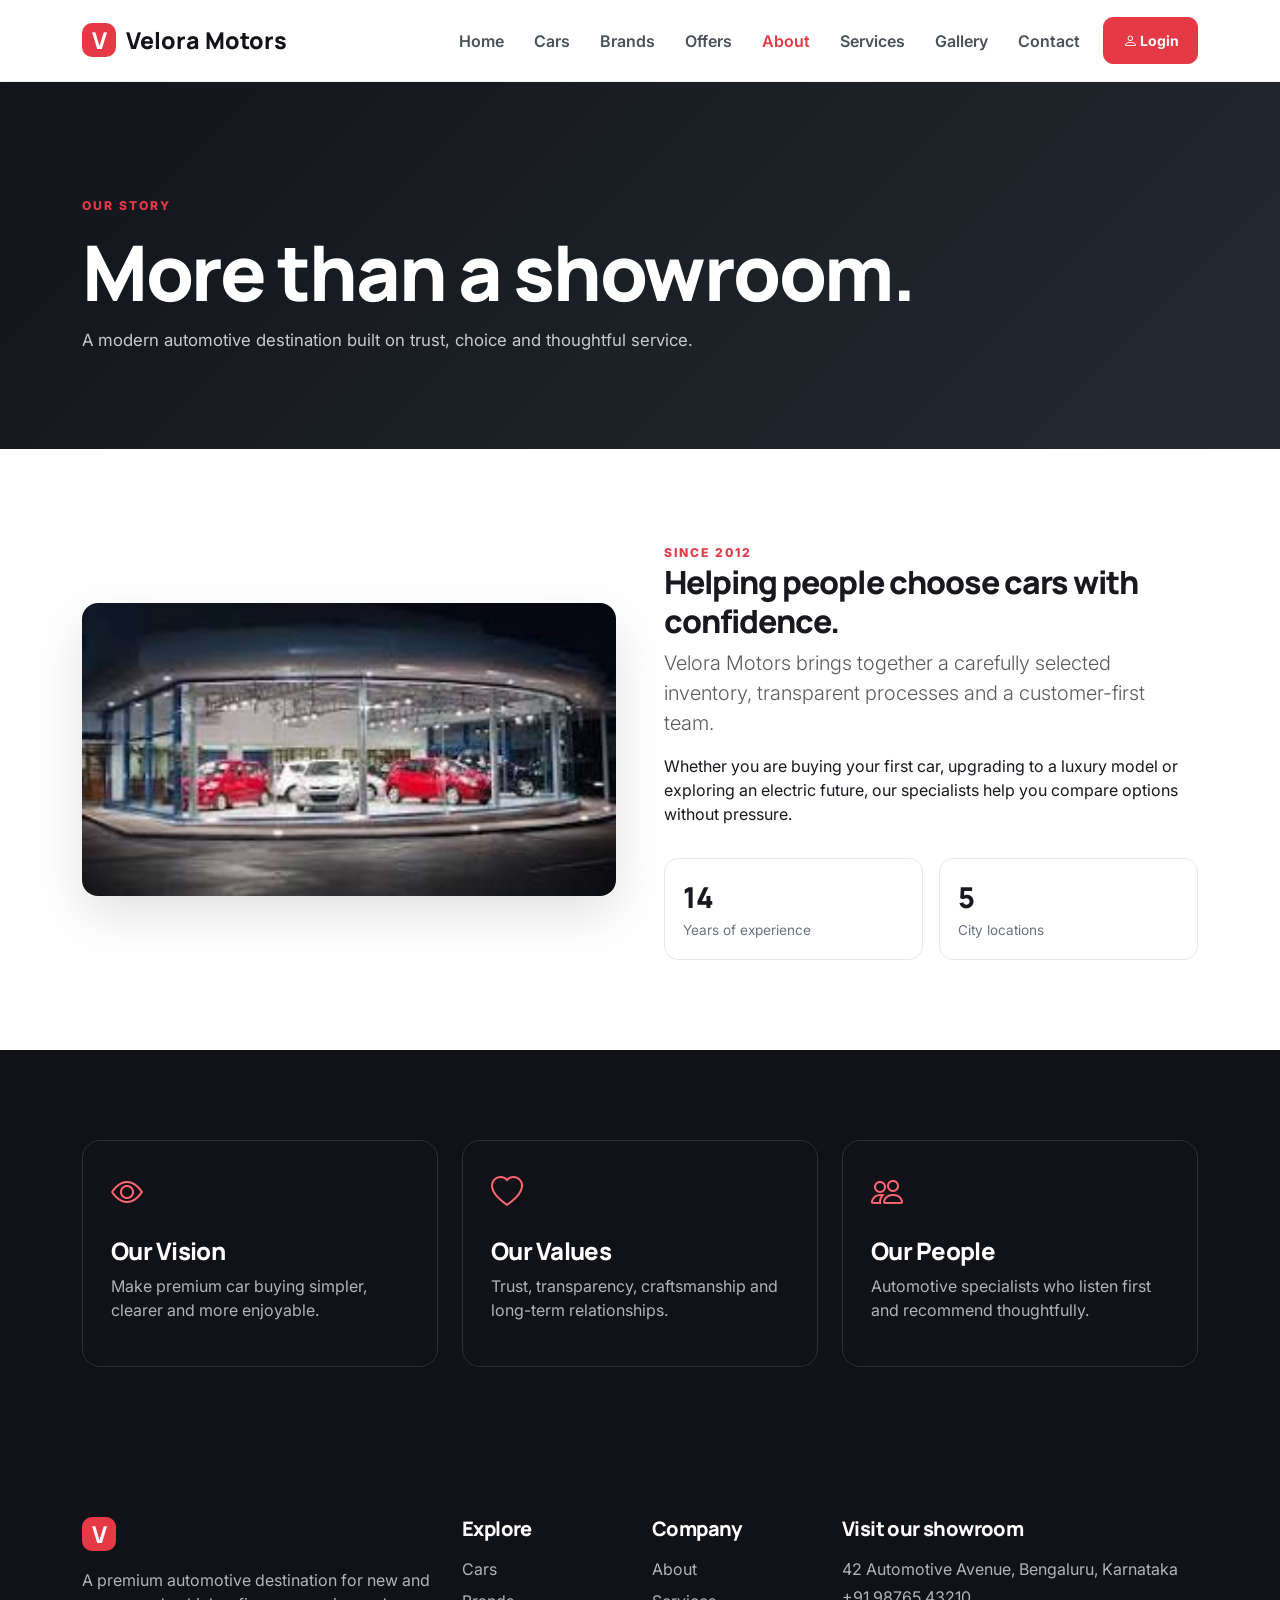
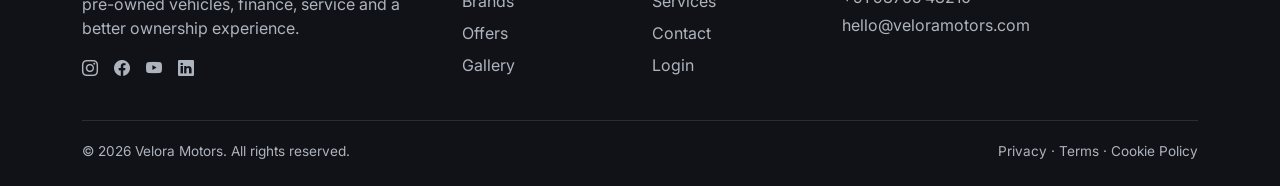
<file: about.html>
<!DOCTYPE html>
<html lang="en">

<head>
    <meta charset="UTF-8">
    <meta name="viewport" content="width=device-width, initial-scale=1.0">
    <title>About | Velora Motors</title>
    <link rel="preconnect" href="https://fonts.googleapis.com">
    <link rel="preconnect" href="https://fonts.gstatic.com" crossorigin>
    <link
        href="https://fonts.googleapis.com/css2?family=Inter:wght@400;500;600;700;800&family=Manrope:wght@600;700;800&display=swap"
        rel="stylesheet">
    <link href="https://cdn.jsdelivr.net/npm/bootstrap@5.3.3/dist/css/bootstrap.min.css" rel="stylesheet">
    <link href="https://cdn.jsdelivr.net/npm/bootstrap-icons@1.11.3/font/bootstrap-icons.css" rel="stylesheet">
    <link rel="stylesheet" href="css/style.css">
</head>

<body>
    <div id="navbar"></div>
    <main>
        <section class="page-hero">
            <div class="container"><span class="section-kicker">OUR STORY</span>
                <h1>More than a showroom.</h1>
                <p>A modern automotive destination built on trust, choice and thoughtful service.</p>
            </div>
        </section>
        <section class="section-padding">
            <div class="container">
                <div class="row align-items-center g-5">
                    <div class="col-lg-6"><img class="rounded-4 w-100 shadow-soft"
                            src="download.jpg"
                            alt="Premium car showroom"></div>
                    <div class="col-lg-6"><span class="section-kicker">SINCE 2012</span>
                        <h2>Helping people choose cars with confidence.</h2>
                        <p class="lead text-muted">Velora Motors brings together a carefully selected inventory,
                            transparent processes and a customer-first team.</p>
                        <p>Whether you are buying your first car, upgrading to a luxury model or exploring an electric
                            future, our specialists help you compare options without pressure.</p>
                        <div class="row g-3 mt-2">
                            <div class="col-6">
                                <div class="mini-stat"><strong>14</strong><span>Years of experience</span></div>
                            </div>
                            <div class="col-6">
                                <div class="mini-stat"><strong>5</strong><span>City locations</span></div>
                            </div>
                        </div>
                    </div>
                </div>
            </div>
        </section>
        <section class="dark-section section-padding">
            <div class="container">
                <div class="row g-4">
                    <div class="col-md-4">
                        <div class="dark-card"><i class="bi bi-eye"></i>
                            <h4>Our Vision</h4>
                            <p>Make premium car buying simpler, clearer and more enjoyable.</p>
                        </div>
                    </div>
                    <div class="col-md-4">
                        <div class="dark-card"><i class="bi bi-heart"></i>
                            <h4>Our Values</h4>
                            <p>Trust, transparency, craftsmanship and long-term relationships.</p>
                        </div>
                    </div>
                    <div class="col-md-4">
                        <div class="dark-card"><i class="bi bi-people"></i>
                            <h4>Our People</h4>
                            <p>Automotive specialists who listen first and recommend thoughtfully.</p>
                        </div>
                    </div>
                </div>
            </div>
        </section>
    </main>
    <div id="footer"></div>
    <div id="testDriveMount"></div>
    <div id="toastMount"></div>
    <script src="https://cdn.jsdelivr.net/npm/bootstrap@5.3.3/dist/js/bootstrap.bundle.min.js"></script>
    <script src="js/data.js"></script>
    <script src="js/app.js"></script>
</body>

</html>
</file>
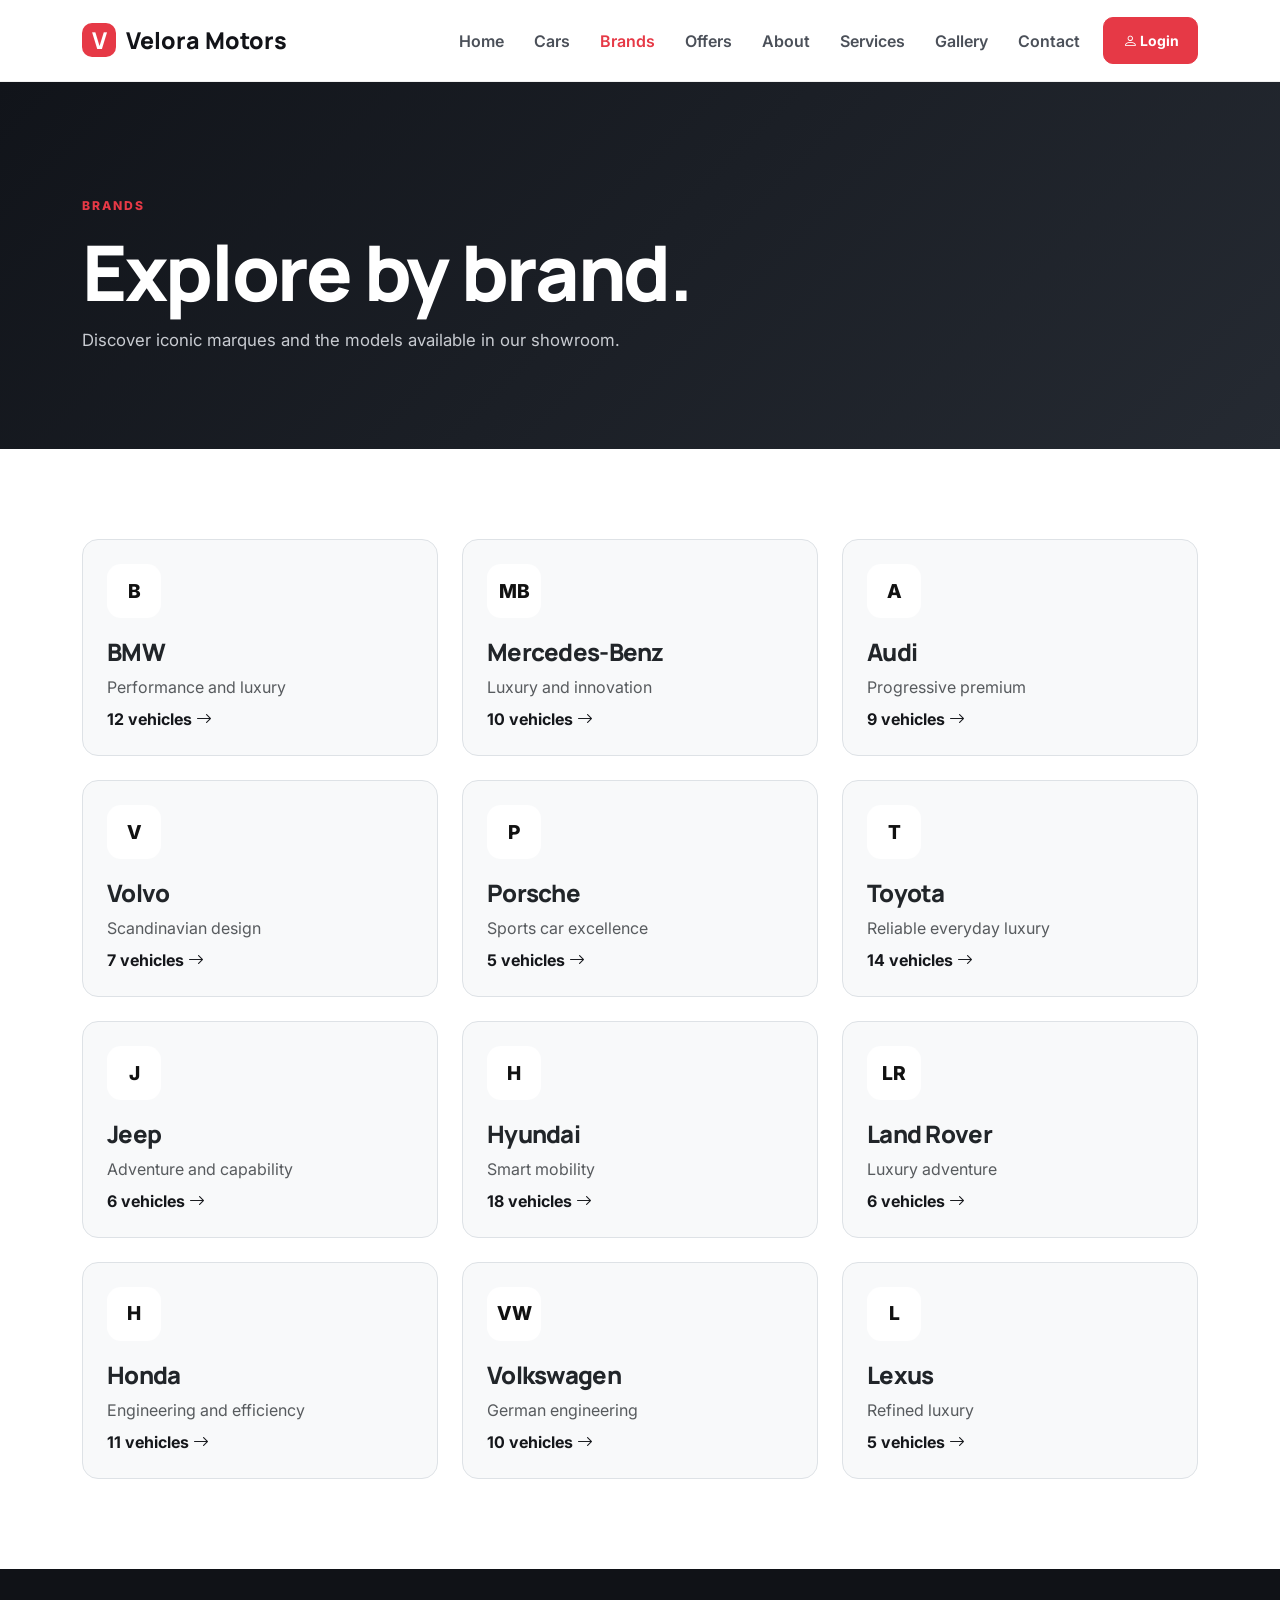
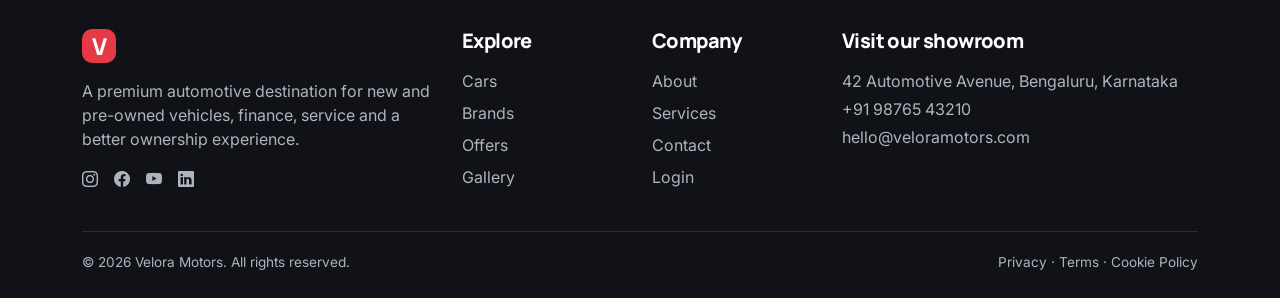
<file: brands.html>
<!DOCTYPE html>
<html lang="en">

<head>
    <meta charset="UTF-8">
    <meta name="viewport" content="width=device-width, initial-scale=1.0">
    <title>Brands | Velora Motors</title>
    <link rel="preconnect" href="https://fonts.googleapis.com">
    <link rel="preconnect" href="https://fonts.gstatic.com" crossorigin>
    <link
        href="https://fonts.googleapis.com/css2?family=Inter:wght@400;500;600;700;800&family=Manrope:wght@600;700;800&display=swap"
        rel="stylesheet">
    <link href="https://cdn.jsdelivr.net/npm/bootstrap@5.3.3/dist/css/bootstrap.min.css" rel="stylesheet">
    <link href="https://cdn.jsdelivr.net/npm/bootstrap-icons@1.11.3/font/bootstrap-icons.css" rel="stylesheet">
    <link rel="stylesheet" href="css/style.css">
</head>

<body>
    <div id="navbar"></div>
    <main>
        <section class="page-hero">
            <div class="container"><span class="section-kicker">BRANDS</span>
                <h1>Explore by brand.</h1>
                <p>Discover iconic marques and the models available in our showroom.</p>
            </div>
        </section>
        <section class="section-padding">
            <div class="container">
                <div class="row g-4" id="allBrands"></div>
            </div>
        </section>
    </main>
    <div id="footer"></div>
    <div id="testDriveMount"></div>
    <div id="toastMount"></div>
    <script src="https://cdn.jsdelivr.net/npm/bootstrap@5.3.3/dist/js/bootstrap.bundle.min.js"></script>
    <script src="js/data.js"></script>
    <script src="js/app.js"></script>
    <script>document.addEventListener('DOMContentLoaded', () => renderAllBrands());</script>
</body>

</html>
</file>
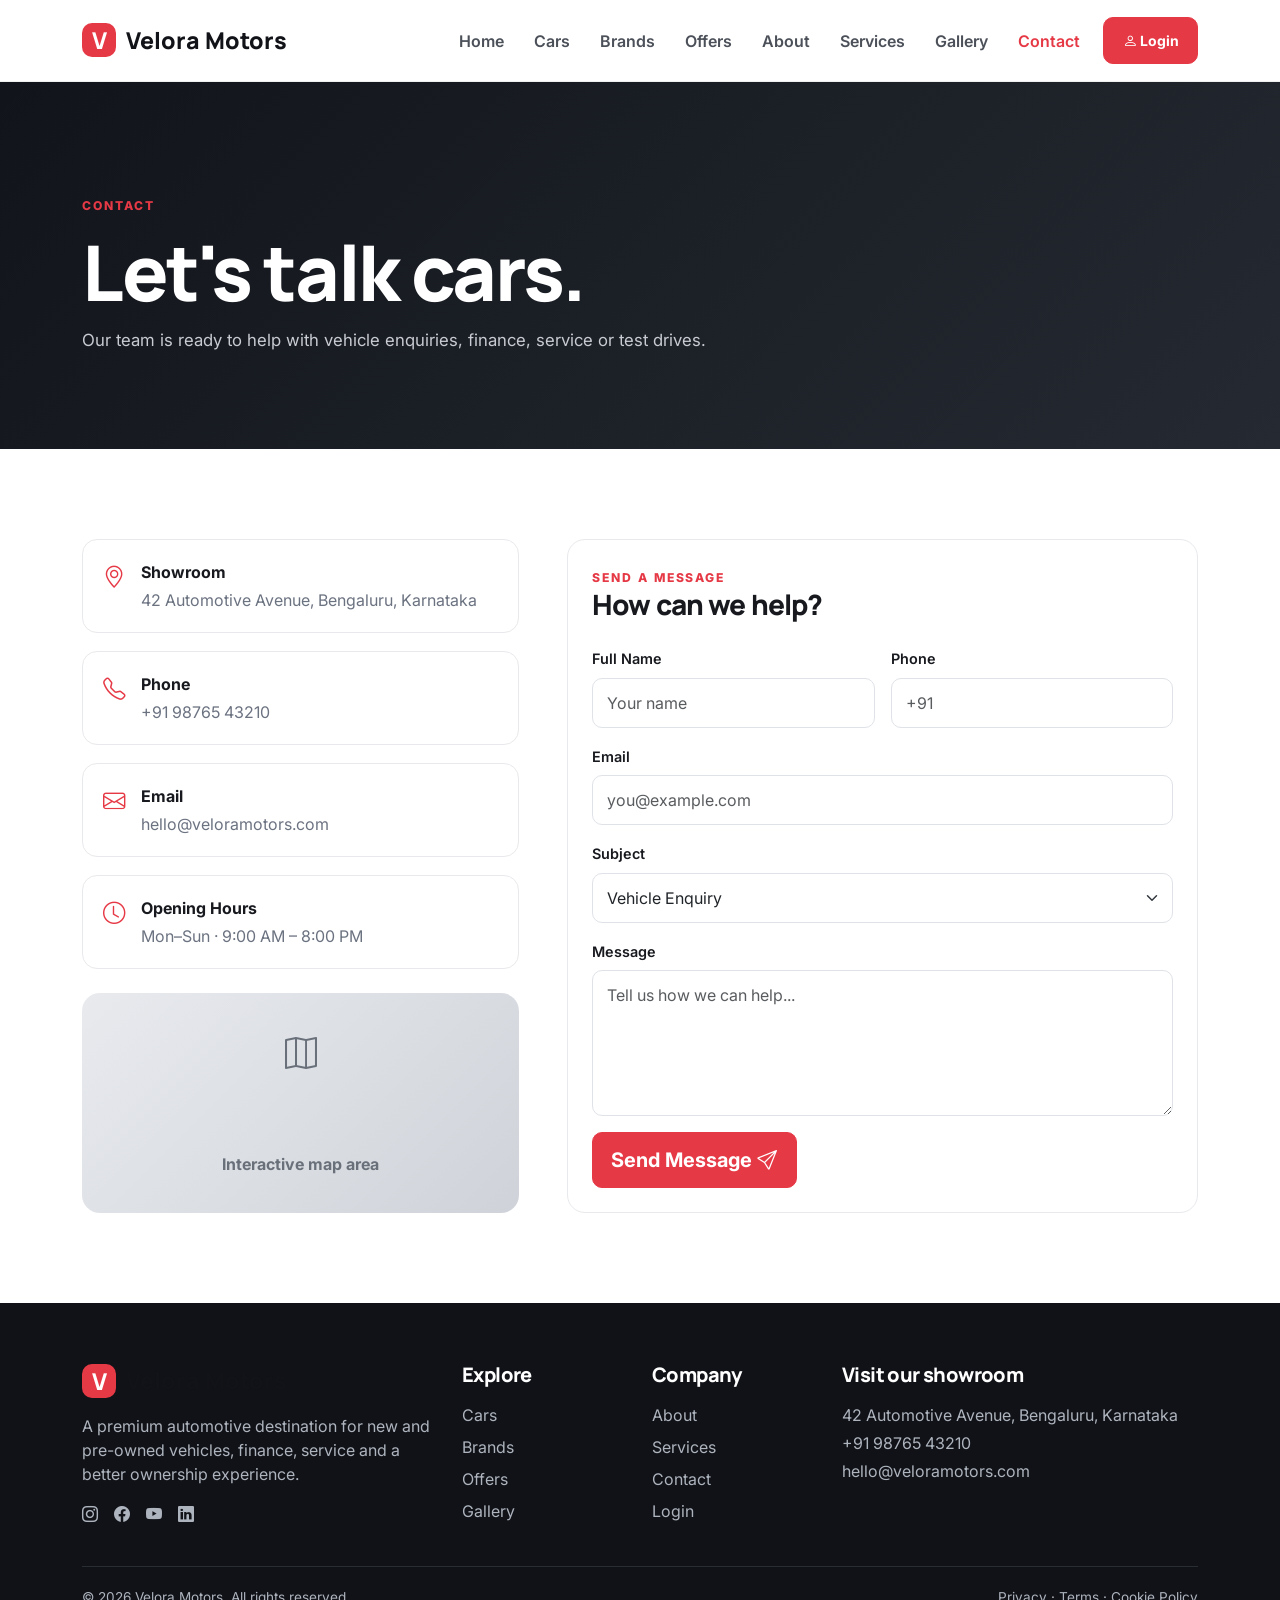
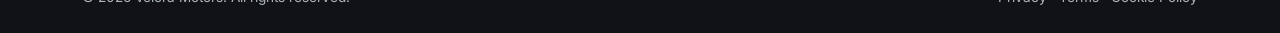
<file: contact.html>
<!DOCTYPE html>
<html lang="en">

<head>
    <meta charset="UTF-8">
    <meta name="viewport" content="width=device-width, initial-scale=1.0">
    <title>Contact | Velora Motors</title>
    <link rel="preconnect" href="https://fonts.googleapis.com">
    <link rel="preconnect" href="https://fonts.gstatic.com" crossorigin>
    <link
        href="https://fonts.googleapis.com/css2?family=Inter:wght@400;500;600;700;800&family=Manrope:wght@600;700;800&display=swap"
        rel="stylesheet">
    <link href="https://cdn.jsdelivr.net/npm/bootstrap@5.3.3/dist/css/bootstrap.min.css" rel="stylesheet">
    <link href="https://cdn.jsdelivr.net/npm/bootstrap-icons@1.11.3/font/bootstrap-icons.css" rel="stylesheet">
    <link rel="stylesheet" href="css/style.css">
</head>

<body>
    <div id="navbar"></div>
    <main>
        <section class="page-hero">
            <div class="container"><span class="section-kicker">CONTACT</span>
                <h1>Let's talk cars.</h1>
                <p>Our team is ready to help with vehicle enquiries, finance, service or test drives.</p>
            </div>
        </section>
        <section class="section-padding">
            <div class="container">
                <div class="row g-5">
                    <div class="col-lg-5">
                        <div class="contact-info">
                            <div class="contact-item"><i class="bi bi-geo-alt"></i>
                                <div><strong>Showroom</strong><span>42 Automotive Avenue, Bengaluru, Karnataka</span>
                                </div>
                            </div>
                            <div class="contact-item"><i class="bi bi-telephone"></i>
                                <div><strong>Phone</strong><span>+91 98765 43210</span></div>
                            </div>
                            <div class="contact-item"><i class="bi bi-envelope"></i>
                                <div><strong>Email</strong><span>hello@veloramotors.com</span></div>
                            </div>
                            <div class="contact-item"><i class="bi bi-clock"></i>
                                <div><strong>Opening Hours</strong><span>Mon–Sun · 9:00 AM – 8:00 PM</span></div>
                            </div>
                        </div>
                        <div class="map-placeholder mt-4"><i class="bi bi-map"></i><span>Interactive map area</span>
                        </div>
                    </div>
                    <div class="col-lg-7">
                        <div class="form-card"><span class="section-kicker">SEND A MESSAGE</span>
                            <h3>How can we help?</h3>
                            <form id="contactForm" class="row g-3 mt-1">
                                <div class="col-md-6"><label class="form-label">Full Name</label><input
                                        class="form-control" required placeholder="Your name"></div>
                                <div class="col-md-6"><label class="form-label">Phone</label><input class="form-control"
                                        required placeholder="+91"></div>
                                <div class="col-12"><label class="form-label">Email</label><input type="email"
                                        class="form-control" required placeholder="you@example.com"></div>
                                <div class="col-12"><label class="form-label">Subject</label><select
                                        class="form-select">
                                        <option>Vehicle Enquiry</option>
                                        <option>Test Drive</option>
                                        <option>Finance</option>
                                        <option>Service</option>
                                        <option>Other</option>
                                    </select></div>
                                <div class="col-12"><label class="form-label">Message</label><textarea
                                        class="form-control" rows="5" required
                                        placeholder="Tell us how we can help..."></textarea></div>
                                <div class="col-12"><button class="btn btn-primary btn-lg" type="submit">Send Message <i
                                            class="bi bi-send"></i></button></div>
                            </form>
                        </div>
                    </div>
                </div>
            </div>
        </section>
    </main>
    <div id="footer"></div>
    <div id="testDriveMount"></div>
    <div id="toastMount"></div>
    <script src="https://cdn.jsdelivr.net/npm/bootstrap@5.3.3/dist/js/bootstrap.bundle.min.js"></script>
    <script src="js/data.js"></script>
    <script src="js/app.js"></script>
</body>

</html>
</file>
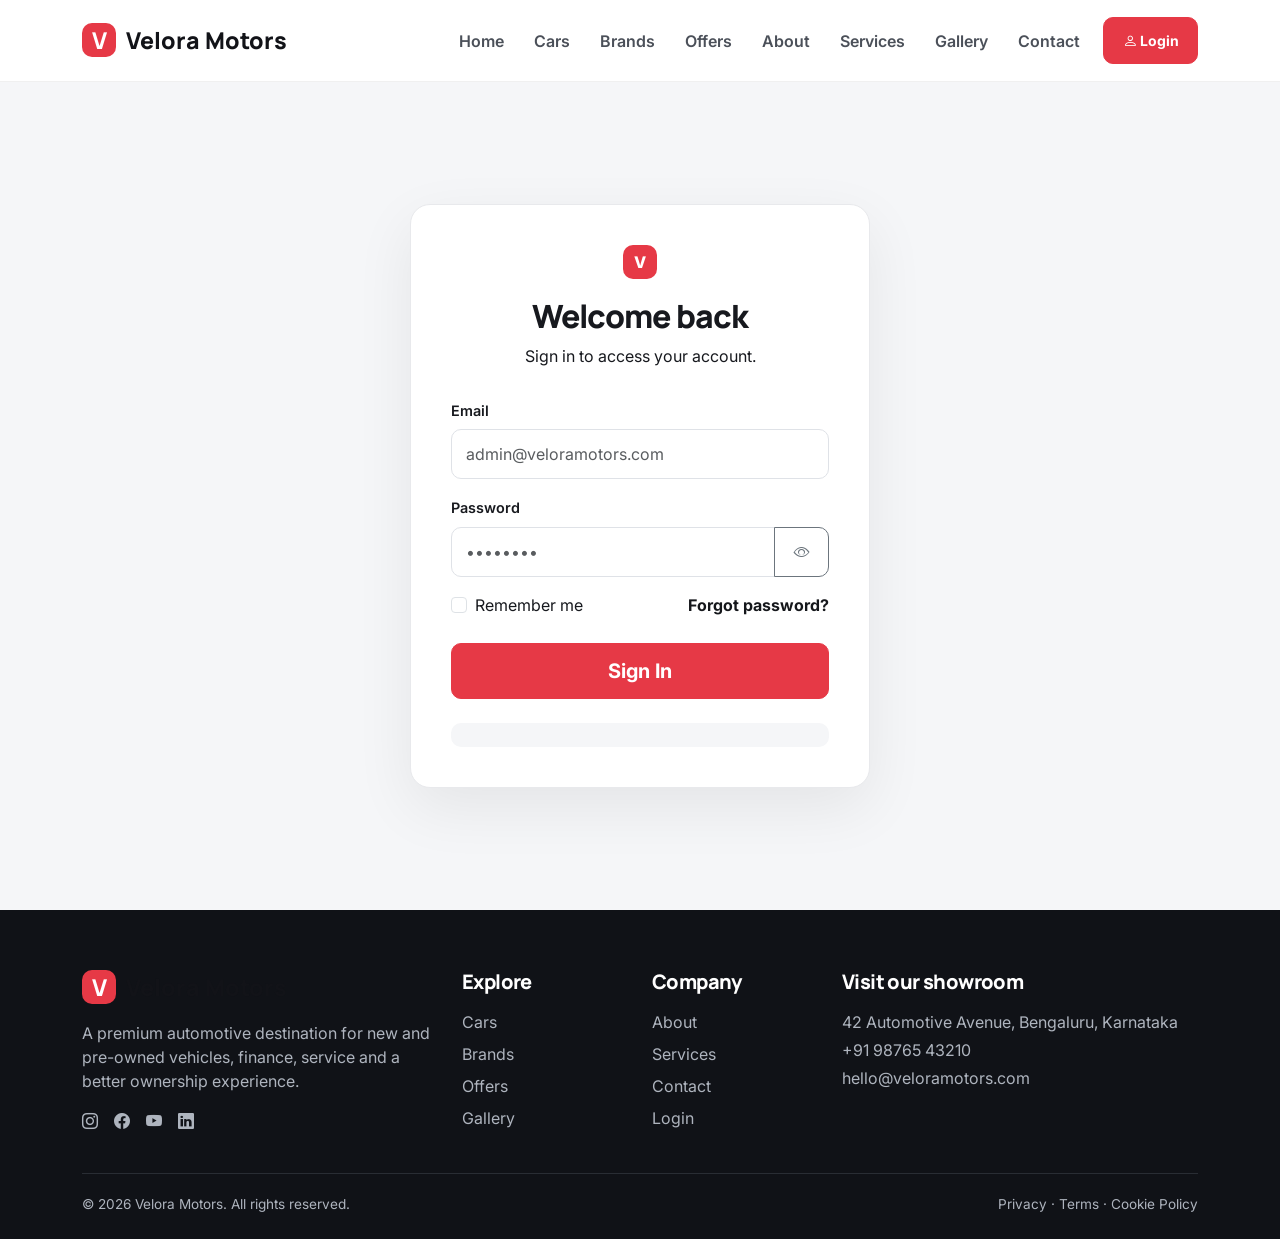
<file: login.html>
<!DOCTYPE html>
<html lang="en">

<head>
    <meta charset="UTF-8">
    <meta name="viewport" content="width=device-width, initial-scale=1.0">
    <title>Login | Velora Motors</title>
    <link rel="preconnect" href="https://fonts.googleapis.com">
    <link rel="preconnect" href="https://fonts.gstatic.com" crossorigin>
    <link
        href="https://fonts.googleapis.com/css2?family=Inter:wght@400;500;600;700;800&family=Manrope:wght@600;700;800&display=swap"
        rel="stylesheet">
    <link href="https://cdn.jsdelivr.net/npm/bootstrap@5.3.3/dist/css/bootstrap.min.css" rel="stylesheet">
    <link href="https://cdn.jsdelivr.net/npm/bootstrap-icons@1.11.3/font/bootstrap-icons.css" rel="stylesheet">
    <link rel="stylesheet" href="css/style.css">
</head>

<body class="auth-page">
    <div id="navbar"></div>
    <main class="auth-main">
        <div class="container">
            <div class="auth-card">
                <div class="auth-brand">
                    <div class="logo-mark">V</div>
                    <h2>Welcome back</h2>
                    <p>Sign in to access your account.</p>
                </div>
                <form id="loginForm"><label class="form-label">Email</label><input id="loginEmail" type="email"
                        class="form-control mb-3" required placeholder="admin@veloramotors.com"><label
                        class="form-label">Password</label>
                    <div class="input-group mb-3"><input id="loginPassword" type="password" class="form-control"
                            required placeholder="••••••••"><button type="button" class="btn btn-outline-secondary"
                            id="togglePassword"><i class="bi bi-eye"></i></button></div>
                    <div class="d-flex justify-content-between mb-4">
                        <div class="form-check"><input class="form-check-input" type="checkbox" id="remember"><label
                                class="form-check-label" for="remember">Remember me</label></div><a href="#"
                            class="text-link">Forgot password?</a>
                    </div><button class="btn btn-primary w-100 btn-lg">Sign In</button>
                </form>
                <div class="demo-login mt-4"></div>
            </div>
        </div>
    </main>
    <div id="footer"></div>
    <div id="toastMount"></div>
    <script src="https://cdn.jsdelivr.net/npm/bootstrap@5.3.3/dist/js/bootstrap.bundle.min.js"></script>
    <script src="js/data.js"></script>
    <script src="js/app.js"></script>
    <script src="js/login.js"></script>
</body>

</html>
</file>
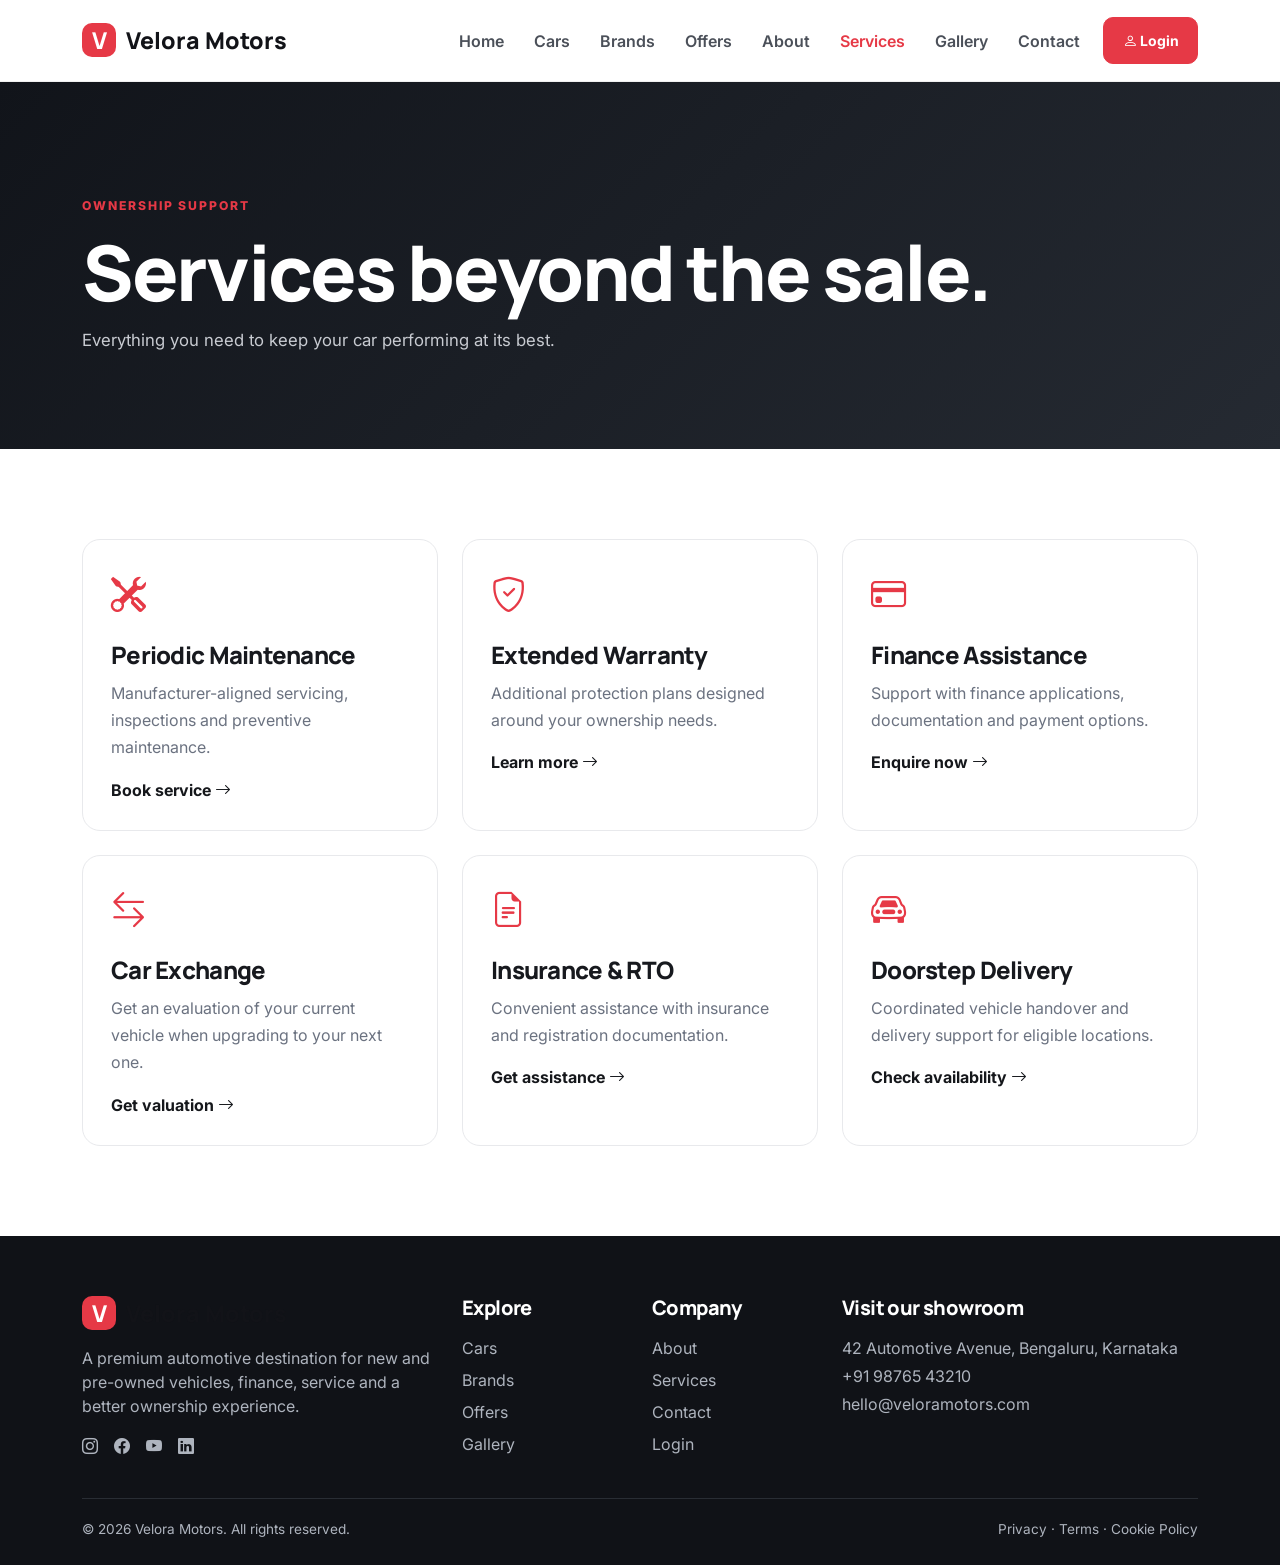
<file: services.html>
<!DOCTYPE html>
<html lang="en">

<head>
    <meta charset="UTF-8">
    <meta name="viewport" content="width=device-width, initial-scale=1.0">
    <title>Services | Velora Motors</title>
    <link rel="preconnect" href="https://fonts.googleapis.com">
    <link rel="preconnect" href="https://fonts.gstatic.com" crossorigin>
    <link
        href="https://fonts.googleapis.com/css2?family=Inter:wght@400;500;600;700;800&family=Manrope:wght@600;700;800&display=swap"
        rel="stylesheet">
    <link href="https://cdn.jsdelivr.net/npm/bootstrap@5.3.3/dist/css/bootstrap.min.css" rel="stylesheet">
    <link href="https://cdn.jsdelivr.net/npm/bootstrap-icons@1.11.3/font/bootstrap-icons.css" rel="stylesheet">
    <link rel="stylesheet" href="css/style.css">
</head>

<body>
    <div id="navbar"></div>
    <main>
        <section class="page-hero">
            <div class="container"><span class="section-kicker">OWNERSHIP SUPPORT</span>
                <h1>Services beyond the sale.</h1>
                <p>Everything you need to keep your car performing at its best.</p>
            </div>
        </section>
        <section class="section-padding">
            <div class="container">
                <div class="row g-4">
                    <div class="col-md-6 col-lg-4">
                        <div class="service-card"><i class="bi bi-tools"></i>
                            <h4>Periodic Maintenance</h4>
                            <p>Manufacturer-aligned servicing, inspections and preventive maintenance.</p><a
                                href="contact.html">Book service <i class="bi bi-arrow-right"></i></a>
                        </div>
                    </div>
                    <div class="col-md-6 col-lg-4">
                        <div class="service-card"><i class="bi bi-shield-check"></i>
                            <h4>Extended Warranty</h4>
                            <p>Additional protection plans designed around your ownership needs.</p><a
                                href="contact.html">Learn more <i class="bi bi-arrow-right"></i></a>
                        </div>
                    </div>
                    <div class="col-md-6 col-lg-4">
                        <div class="service-card"><i class="bi bi-credit-card"></i>
                            <h4>Finance Assistance</h4>
                            <p>Support with finance applications, documentation and payment options.</p><a
                                href="contact.html">Enquire now <i class="bi bi-arrow-right"></i></a>
                        </div>
                    </div>
                    <div class="col-md-6 col-lg-4">
                        <div class="service-card"><i class="bi bi-arrow-left-right"></i>
                            <h4>Car Exchange</h4>
                            <p>Get an evaluation of your current vehicle when upgrading to your next one.</p><a
                                href="contact.html">Get valuation <i class="bi bi-arrow-right"></i></a>
                        </div>
                    </div>
                    <div class="col-md-6 col-lg-4">
                        <div class="service-card"><i class="bi bi-file-earmark-text"></i>
                            <h4>Insurance & RTO</h4>
                            <p>Convenient assistance with insurance and registration documentation.</p><a
                                href="contact.html">Get assistance <i class="bi bi-arrow-right"></i></a>
                        </div>
                    </div>
                    <div class="col-md-6 col-lg-4">
                        <div class="service-card"><i class="bi bi-car-front"></i>
                            <h4>Doorstep Delivery</h4>
                            <p>Coordinated vehicle handover and delivery support for eligible locations.</p><a
                                href="contact.html">Check availability <i class="bi bi-arrow-right"></i></a>
                        </div>
                    </div>
                </div>
            </div>
        </section>
    </main>
    <div id="footer"></div>
    <div id="testDriveMount"></div>
    <div id="toastMount"></div>
    <script src="https://cdn.jsdelivr.net/npm/bootstrap@5.3.3/dist/js/bootstrap.bundle.min.js"></script>
    <script src="js/data.js"></script>
    <script src="js/app.js"></script>
</body>

</html>
</file>
<file: css/style.css>
:root {
    --primary: #e63946;
    --dark: #101217;
    --dark2: #181b21;
    --muted: #6b7280;
    --line: #e8e9ec;
    --soft: #f6f7f9;
    --radius: 18px
}

* {
    box-sizing: border-box
}

body {
    font-family: Inter, sans-serif;
    color: #17191e;
    background: #fff
}

h1,
h2,
h3,
h4,
h5,
h6 {
    font-family: Manrope, sans-serif;
    font-weight: 800;
    letter-spacing: -.03em
}

a {
    text-decoration: none
}

.navbar {
    padding: 17px 0;
    background: #fff !important;
    border-bottom: 1px solid rgba(0, 0, 0, .06)
}

.navbar-brand {
    font-family: Manrope;
    font-weight: 800;
    font-size: 1.45rem;
    color: #121318 !important;
    display: flex;
    align-items: center;
    gap: 10px
}

.logo-mark {
    width: 34px;
    height: 34px;
    border-radius: 10px;
    background: var(--primary);
    color: #fff;
    display: grid;
    place-items: center;
    font-weight: 800
}

.navbar .nav-link {
    color: #4b5059;
    font-weight: 600;
    margin: 0 7px
}

.navbar .nav-link:hover,
.navbar .nav-link.active {
    color: var(--primary)
}

.btn {
    border-radius: 10px;
    font-weight: 700;
    padding: .75rem 1.15rem
}

.btn-primary {
    background: var(--primary);
    border-color: var(--primary)
}

.btn-primary:hover {
    background: #c92e3b;
    border-color: #c92e3b
}

.min-vh-75 {
    min-height: 75vh
}

.hero {
    position: relative;
    min-height: 78vh;
    background: url('https://images.unsplash.com/photo-1494976388531-d1058494cdd8?auto=format&fit=crop&w=2000&q=85') center/cover
}

.hero-overlay {
    position: absolute;
    inset: 0;
    background: linear-gradient(90deg, rgba(5, 7, 11, .9) 0%, rgba(5, 7, 11, .67) 48%, rgba(5, 7, 11, .15) 100%)
}

.hero h1 {
    font-size: clamp(3rem, 6vw, 5.8rem);
    line-height: .98;
    color: #fff;
    max-width: 780px
}

.hero h1 span {
    color: #ff6671
}

.hero-copy {
    color: #d7dae0;
    font-size: 1.1rem;
    line-height: 1.8;
    max-width: 630px;
    margin: 24px 0
}

.eyebrow,
.section-kicker {
    font-size: .76rem;
    letter-spacing: .16em;
    font-weight: 800;
    color: var(--primary);
    display: inline-block
}

.eyebrow {
    color: #fff;
    margin-bottom: 18px
}

.hero-stats {
    max-width: 520px;
    color: #fff
}

.hero-stats strong {
    display: block;
    font: 800 1.7rem Manrope
}

.hero-stats small {
    color: #adb2bb
}

.search-panel-wrap {
    margin-top: -70px;
    position: relative;
    z-index: 2
}

.search-panel {
    background: #fff;
    padding: 28px;
    border-radius: 18px;
    box-shadow: 0 20px 60px rgba(0, 0, 0, .13)
}

.section-padding {
    padding: 90px 0
}

.section-heading {
    display: flex;
    justify-content: space-between;
    align-items: end;
    gap: 20px;
    margin-bottom: 35px
}

.section-heading h2 {
    font-size: clamp(2rem, 4vw, 3.2rem);
    margin: 8px 0 0
}

.text-link {
    color: #15171b;
    font-weight: 700
}

.text-link:hover {
    color: var(--primary)
}

.dark-section {
    background: var(--dark);
    color: #fff
}

.dark-section .section-heading h2 {
    color: #fff
}

.dark-section .text-link {
    color: #fff
}

.car-card {
    border: 1px solid var(--line);
    border-radius: 18px;
    overflow: hidden;
    background: #fff;
    height: 100%;
    transition: .25s;
    position: relative
}

.car-card:hover {
    transform: translateY(-6px);
    box-shadow: 0 18px 45px rgba(16, 18, 23, .1)
}

.car-image {
    height: 220px;
    width: 100%;
    object-fit: cover
}

.car-body {
    padding: 20px
}

.car-meta {
    font-size: .8rem;
    color: var(--muted);
    display: flex;
    gap: 12px;
    flex-wrap: wrap
}

.car-title {
    font-size: 1.25rem;
    margin: 7px 0
}

.price {
    font: 800 1.2rem Manrope
}

.badge-soft {
    background: #f1f2f4;
    color: #4b5059;
    border-radius: 20px;
    padding: 6px 10px;
    font-size: .75rem;
    font-weight: 700
}

.compare-check {
    position: absolute;
    top: 14px;
    right: 14px;
    background: #fff;
    border-radius: 9px;
    padding: 7px 10px;
    box-shadow: 0 5px 20px rgba(0, 0, 0, .12)
}

.brand-card {
    background: #20242b;
    border: 1px solid #2e333b;
    border-radius: 16px;
    padding: 24px;
    color: #fff;
    height: 100%;
    transition: .2s
}

.brand-card:hover {
    background: #292e36;
    transform: translateY(-3px)
}

.brand-logo {
    width: 54px;
    height: 54px;
    border-radius: 14px;
    background: #fff;
    color: #111;
    display: grid;
    place-items: center;
    font-weight: 800;
    font-size: 1.2rem;
    margin-bottom: 20px
}

.feature-card,
.service-card {
    background: #fff;
    border: 1px solid var(--line);
    border-radius: 18px;
    padding: 28px;
    height: 100%
}

.icon-box {
    width: 52px;
    height: 52px;
    background: #fff0f1;
    color: var(--primary);
    display: grid;
    place-items: center;
    border-radius: 14px;
    font-size: 1.4rem;
    margin-bottom: 20px
}

.feature-card p,
.service-card p {
    color: var(--muted);
    line-height: 1.7
}

.promo-banner {
    padding: 35px 0;
    background: #e63946;
    color: #fff
}

.promo-inner {
    display: flex;
    align-items: center;
    justify-content: space-between;
    gap: 30px
}

.promo-inner h2 {
    margin: 8px 0
}

.promo-inner p {
    margin: 0;
    color: #ffe6e8
}

.page-hero {
    padding: 110px 0 80px;
    background: linear-gradient(135deg, #11141a, #252a32);
    color: #fff
}

.page-hero h1 {
    font-size: clamp(2.8rem, 6vw, 5rem);
    margin: 10px 0
}

.page-hero p {
    max-width: 650px;
    color: #c8cbd1;
    font-size: 1.05rem
}

.filter-card,
.form-card {
    padding: 24px;
    border: 1px solid var(--line);
    border-radius: 18px;
    background: #fff
}

.form-control,
.form-select {
    border-color: #dfe2e7;
    border-radius: 10px;
    padding: .75rem .9rem
}

.form-control:focus,
.form-select:focus {
    border-color: #e63946;
    box-shadow: 0 0 0 .2rem rgba(230, 57, 70, .1)
}

.form-label {
    font-weight: 600;
    font-size: .9rem
}

.offer-card {
    border-radius: 20px;
    overflow: hidden;
    min-height: 310px;
    position: relative;
    color: #fff;
    background: #161a20
}

.offer-card img {
    width: 100%;
    height: 100%;
    object-fit: cover;
    position: absolute;
    inset: 0
}

.offer-card:after {
    content: '';
    position: absolute;
    inset: 0;
    background: linear-gradient(90deg, rgba(0, 0, 0, .85), rgba(0, 0, 0, .15))
}

.offer-content {
    position: relative;
    z-index: 2;
    padding: 38px;
    max-width: 560px
}

.offer-tag {
    background: var(--primary);
    display: inline-block;
    padding: 7px 12px;
    border-radius: 30px;
    font-size: .75rem;
    font-weight: 800
}

.offer-content h3 {
    font-size: 2rem;
    margin: 15px 0 10px
}

.offer-content p {
    color: #ddd
}

.mini-stat {
    padding: 18px;
    border: 1px solid var(--line);
    border-radius: 14px
}

.mini-stat strong {
    display: block;
    font: 800 1.8rem Manrope
}

.mini-stat span {
    color: var(--muted);
    font-size: .85rem
}

.shadow-soft {
    box-shadow: 0 18px 50px rgba(0, 0, 0, .12)
}

.dark-card {
    height: 100%;
    border: 1px solid #2b3038;
    border-radius: 18px;
    padding: 28px
}

.dark-card i {
    font-size: 2rem;
    color: #ff6671
}

.dark-card h4 {
    margin-top: 20px
}

.dark-card p {
    color: #aeb4be
}

.service-card>i {
    font-size: 2.2rem;
    color: var(--primary)
}

.service-card h4 {
    margin: 20px 0 10px
}

.service-card a {
    color: #15171b;
    font-weight: 700
}

.gallery-grid {
    display: grid;
    grid-template-columns: repeat(3, 1fr);
    gap: 18px
}

.gallery-grid img {
    width: 100%;
    height: 280px;
    object-fit: cover;
    border-radius: 16px;
    transition: .25s
}

.gallery-grid img:hover {
    transform: scale(1.015)
}

.contact-info {
    display: grid;
    gap: 18px
}

.contact-item {
    display: flex;
    gap: 16px;
    padding: 20px;
    border: 1px solid var(--line);
    border-radius: 15px
}

.contact-item>i {
    font-size: 1.4rem;
    color: var(--primary)
}

.contact-item strong,
.contact-item span {
    display: block
}

.contact-item span {
    color: var(--muted);
    margin-top: 4px
}

.map-placeholder {
    height: 220px;
    border-radius: 18px;
    background: linear-gradient(135deg, #e8eaee, #cfd3d9);
    display: grid;
    place-items: center;
    color: #69707a;
    font-weight: 700
}

.map-placeholder i {
    font-size: 2rem
}

.auth-page {
    background: #f5f6f8
}

.auth-main {
    min-height: calc(100vh - 72px);
    display: grid;
    place-items: center;
    padding: 60px 0
}

.auth-card {
    max-width: 460px;
    margin: auto;
    background: #fff;
    padding: 40px;
    border: 1px solid var(--line);
    border-radius: 20px;
    box-shadow: 0 20px 60px rgba(0, 0, 0, .07)
}

.auth-brand {
    text-align: center;
    margin-bottom: 30px
}

.auth-brand .logo-mark {
    margin: 0 auto 18px
}

.demo-login {
    padding: 12px;
    background: #f5f6f8;
    border-radius: 10px;
    font-size: .85rem;
    color: #666
}

.admin-body {
    background: #f5f6f8
}

.admin-nav {
    background: #11141a;
    color: #fff;
    padding: 14px 25px;
    display: flex;
    justify-content: space-between;
    align-items: center
}

.admin-layout {
    display: flex;
    min-height: calc(100vh - 64px)
}

.admin-sidebar {
    width: 245px;
    background: #181b21;
    padding: 28px 16px;
    color: #fff
}

.admin-sidebar a {
    display: block;
    color: #aeb4be;
    padding: 12px 15px;
    border-radius: 10px;
    margin: 4px 0;
    font-weight: 600
}

.admin-sidebar a:hover,
.admin-sidebar a.active {
    background: #292e36;
    color: #fff
}

.sidebar-title {
    font-size: .7rem;
    letter-spacing: .14em;
    color: #707782;
    padding: 0 15px 12px
}

.admin-content {
    flex: 1;
    padding: 35px;
    overflow: hidden
}

.admin-stat {
    background: #fff;
    border: 1px solid var(--line);
    border-radius: 15px;
    padding: 20px;
    position: relative
}

.admin-stat span,
.admin-stat strong {
    display: block
}

.admin-stat span {
    color: var(--muted);
    font-size: .85rem
}

.admin-stat strong {
    font: 800 2rem Manrope;
    margin-top: 5px
}

.admin-stat i {
    position: absolute;
    right: 18px;
    top: 20px;
    font-size: 1.5rem;
    color: #d5d8de
}

.admin-panel {
    background: #fff;
    border: 1px solid var(--line);
    border-radius: 16px;
    padding: 22px
}

.panel-header {
    display: flex;
    justify-content: space-between;
    align-items: center;
    gap: 20px;
    margin-bottom: 18px
}

.panel-header h4 {
    margin: 0
}

.panel-header p {
    margin: 4px 0 0;
    color: var(--muted);
    font-size: .85rem
}

.admin-search {
    max-width: 260px
}

.status {
    padding: 5px 9px;
    border-radius: 20px;
    font-size: .72rem;
    font-weight: 800
}

.status.available {
    background: #e8f8ef;
    color: #17804a
}

.status.sold {
    background: #fcebec;
    color: #b62934
}

.empty-state {
    text-align: center;
    padding: 70px 20px;
    color: var(--muted)
}

.empty-state i {
    font-size: 3rem
}

.footer {
    background: #101217;
    color: #aeb4be;
    padding: 60px 0 25px
}

.footer h5 {
    color: #fff
}

.footer a {
    color: #aeb4be
}

.footer a:hover {
    color: #fff
}

.footer-bottom {
    border-top: 1px solid #292d34;
    margin-top: 40px;
    padding-top: 20px;
    font-size: .85rem
}

.toast-container {
    z-index: 2000
}

@media(max-width:991px) {
    .navbar .nav-link {
        margin: 2px 0
    }

    .promo-inner,
    .section-heading {
        align-items: start;
        flex-direction: column
    }

    .gallery-grid {
        grid-template-columns: repeat(2, 1fr)
    }

    .admin-sidebar {
        width: 205px
    }

    .admin-content {
        padding: 22px
    }
}

@media(max-width:767px) {
    .hero {
        min-height: 80vh
    }

    .hero-overlay {
        background: rgba(5, 7, 11, .72)
    }

    .search-panel-wrap {
        margin-top: -35px
    }

    .section-padding {
        padding: 65px 0
    }

    .gallery-grid {
        grid-template-columns: 1fr
    }

    .gallery-grid img {
        height: 240px
    }

    .admin-layout {
        display: block
    }

    .admin-sidebar {
        width: 100%;
        display: flex;
        overflow: auto;
        padding: 8px
    }

    .admin-sidebar .sidebar-title {
        display: none
    }

    .admin-sidebar a {
        white-space: nowrap
    }

    .admin-content {
        padding: 16px
    }

    .admin-search {
        max-width: 180px
    }

    .table {
        font-size: .85rem
    }
}
</file>
